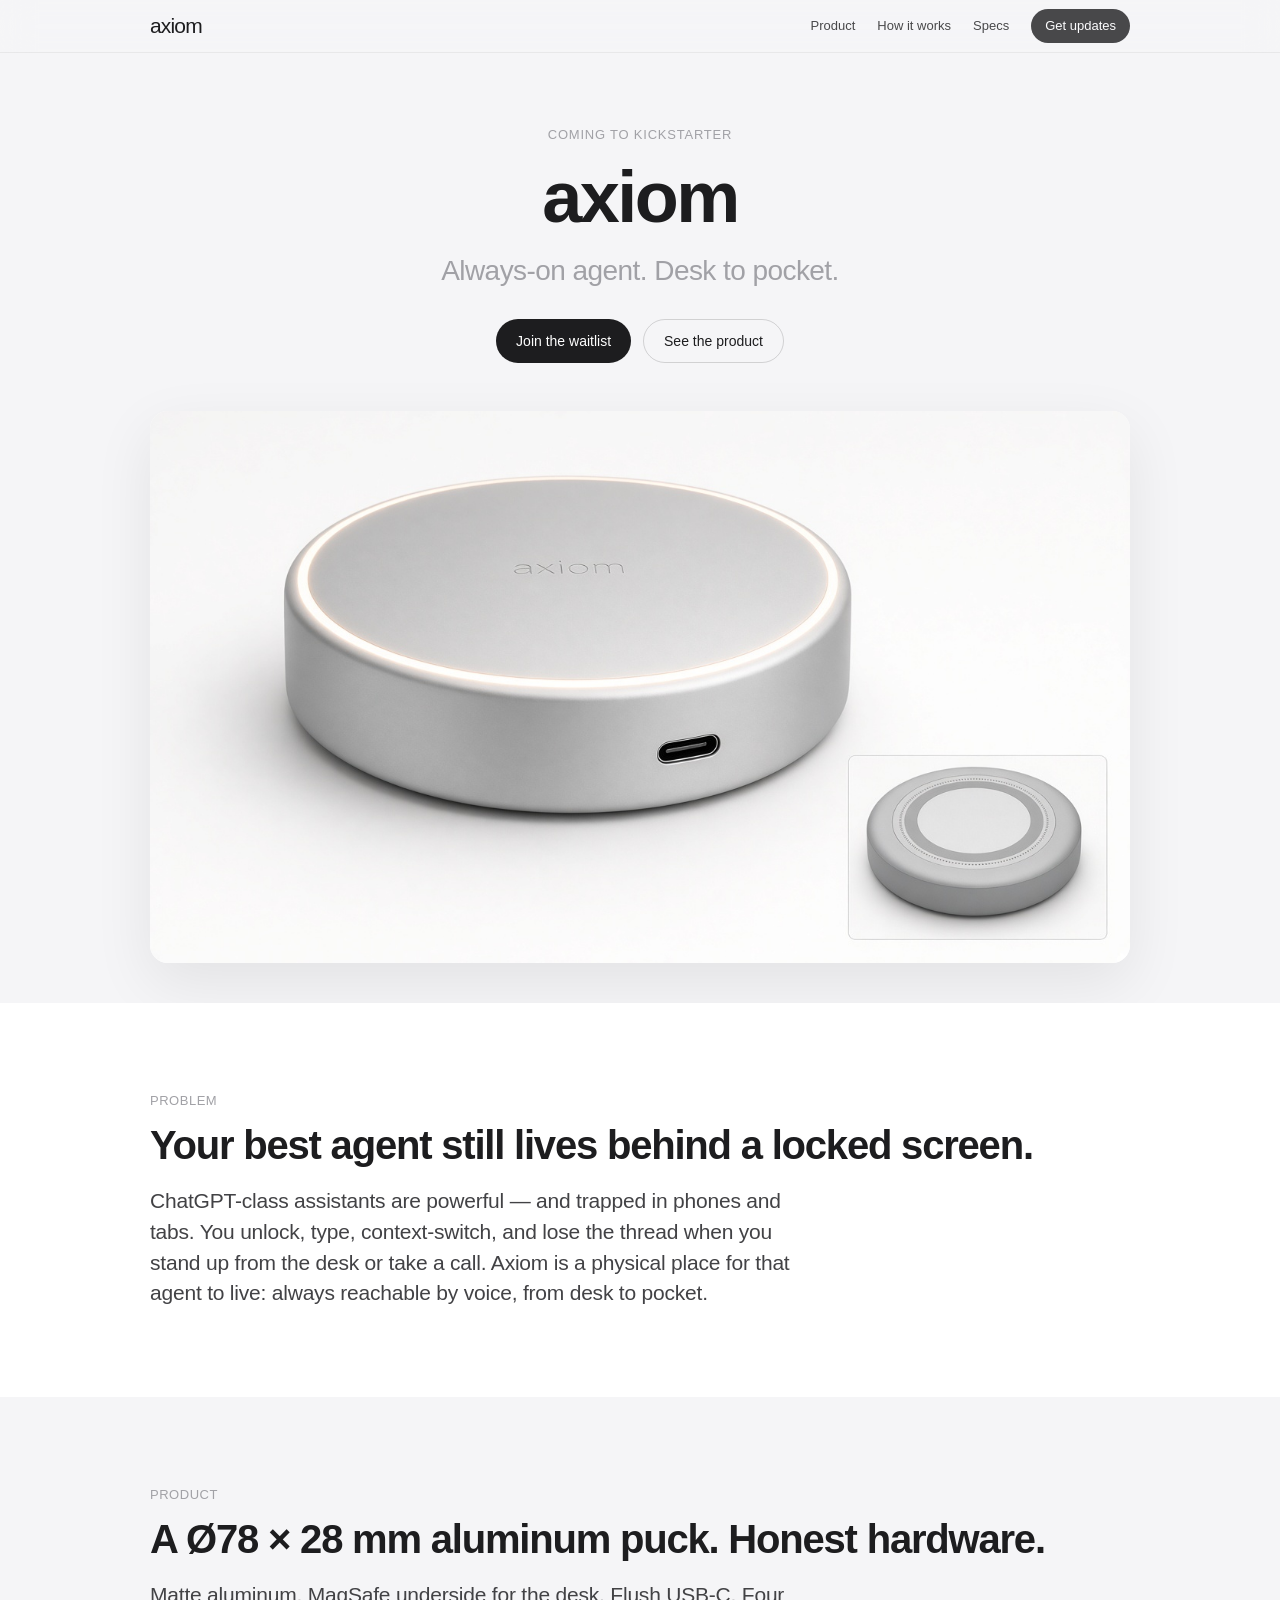
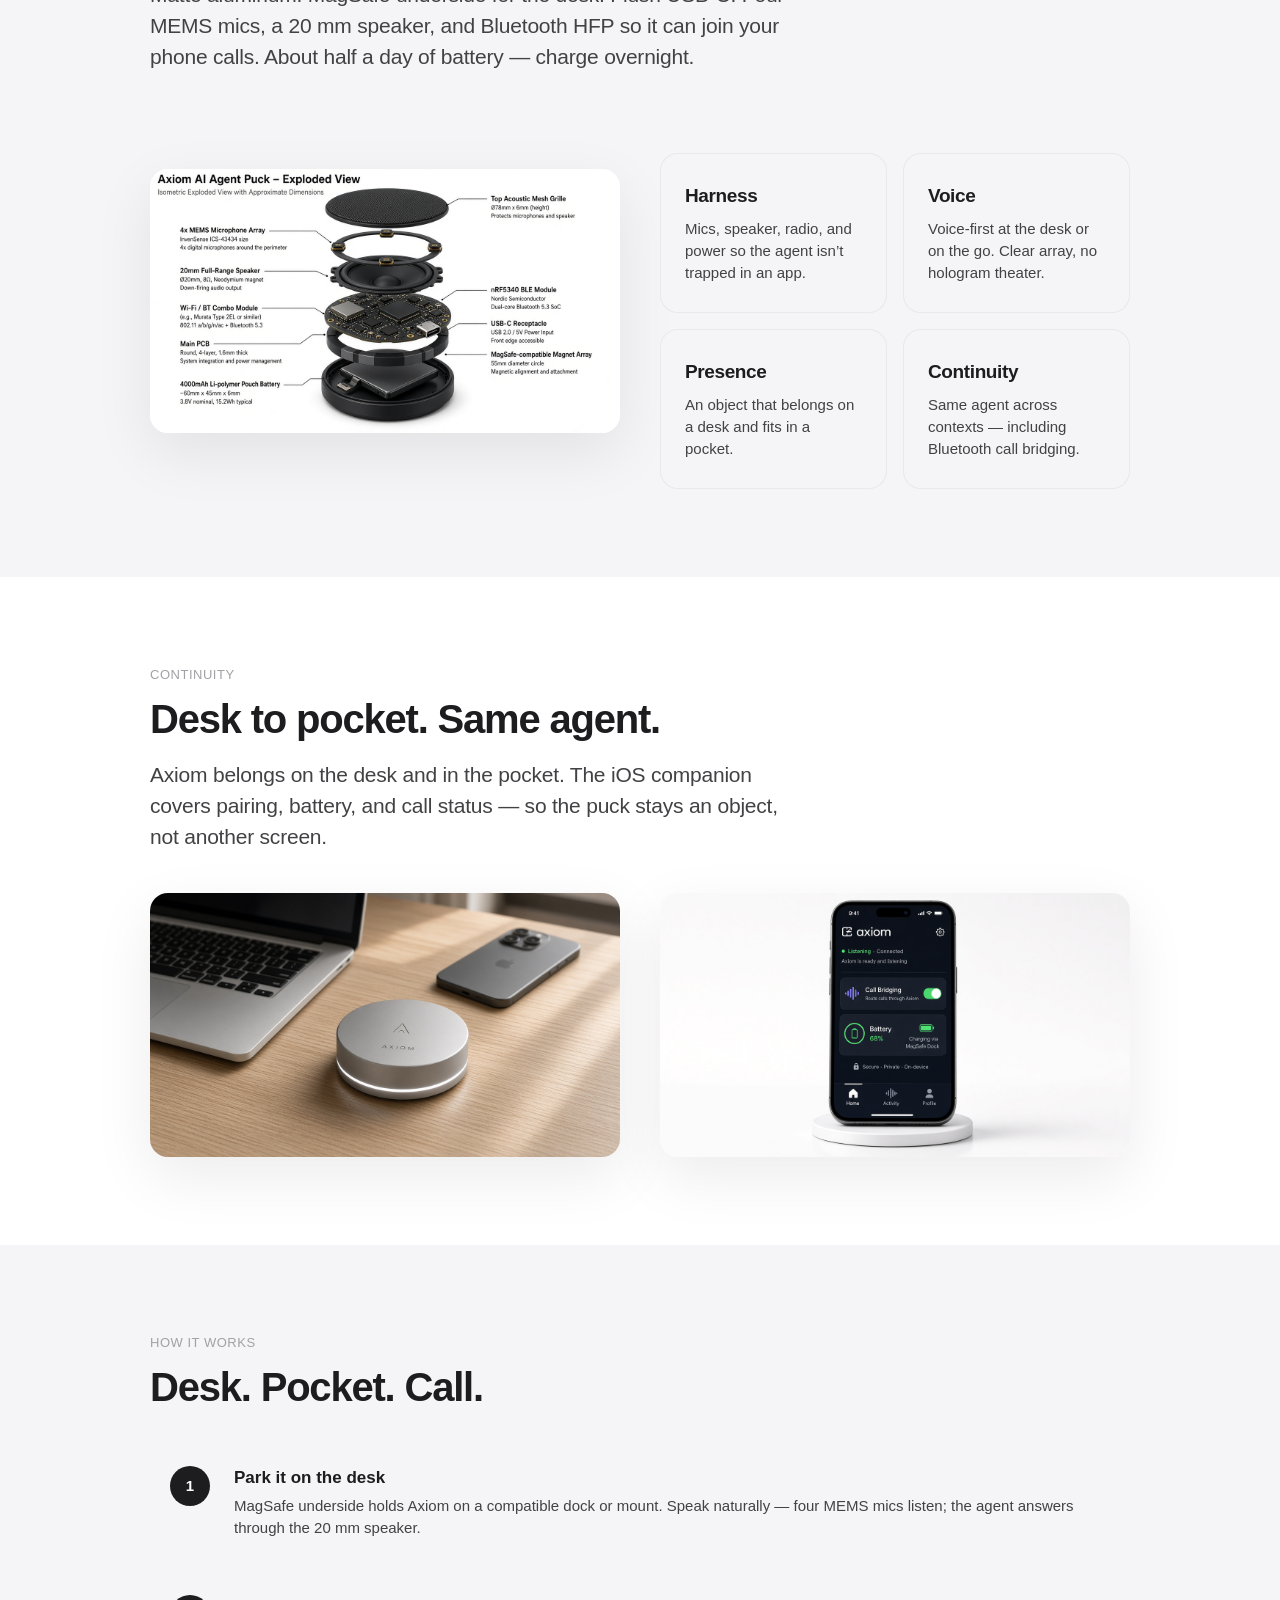
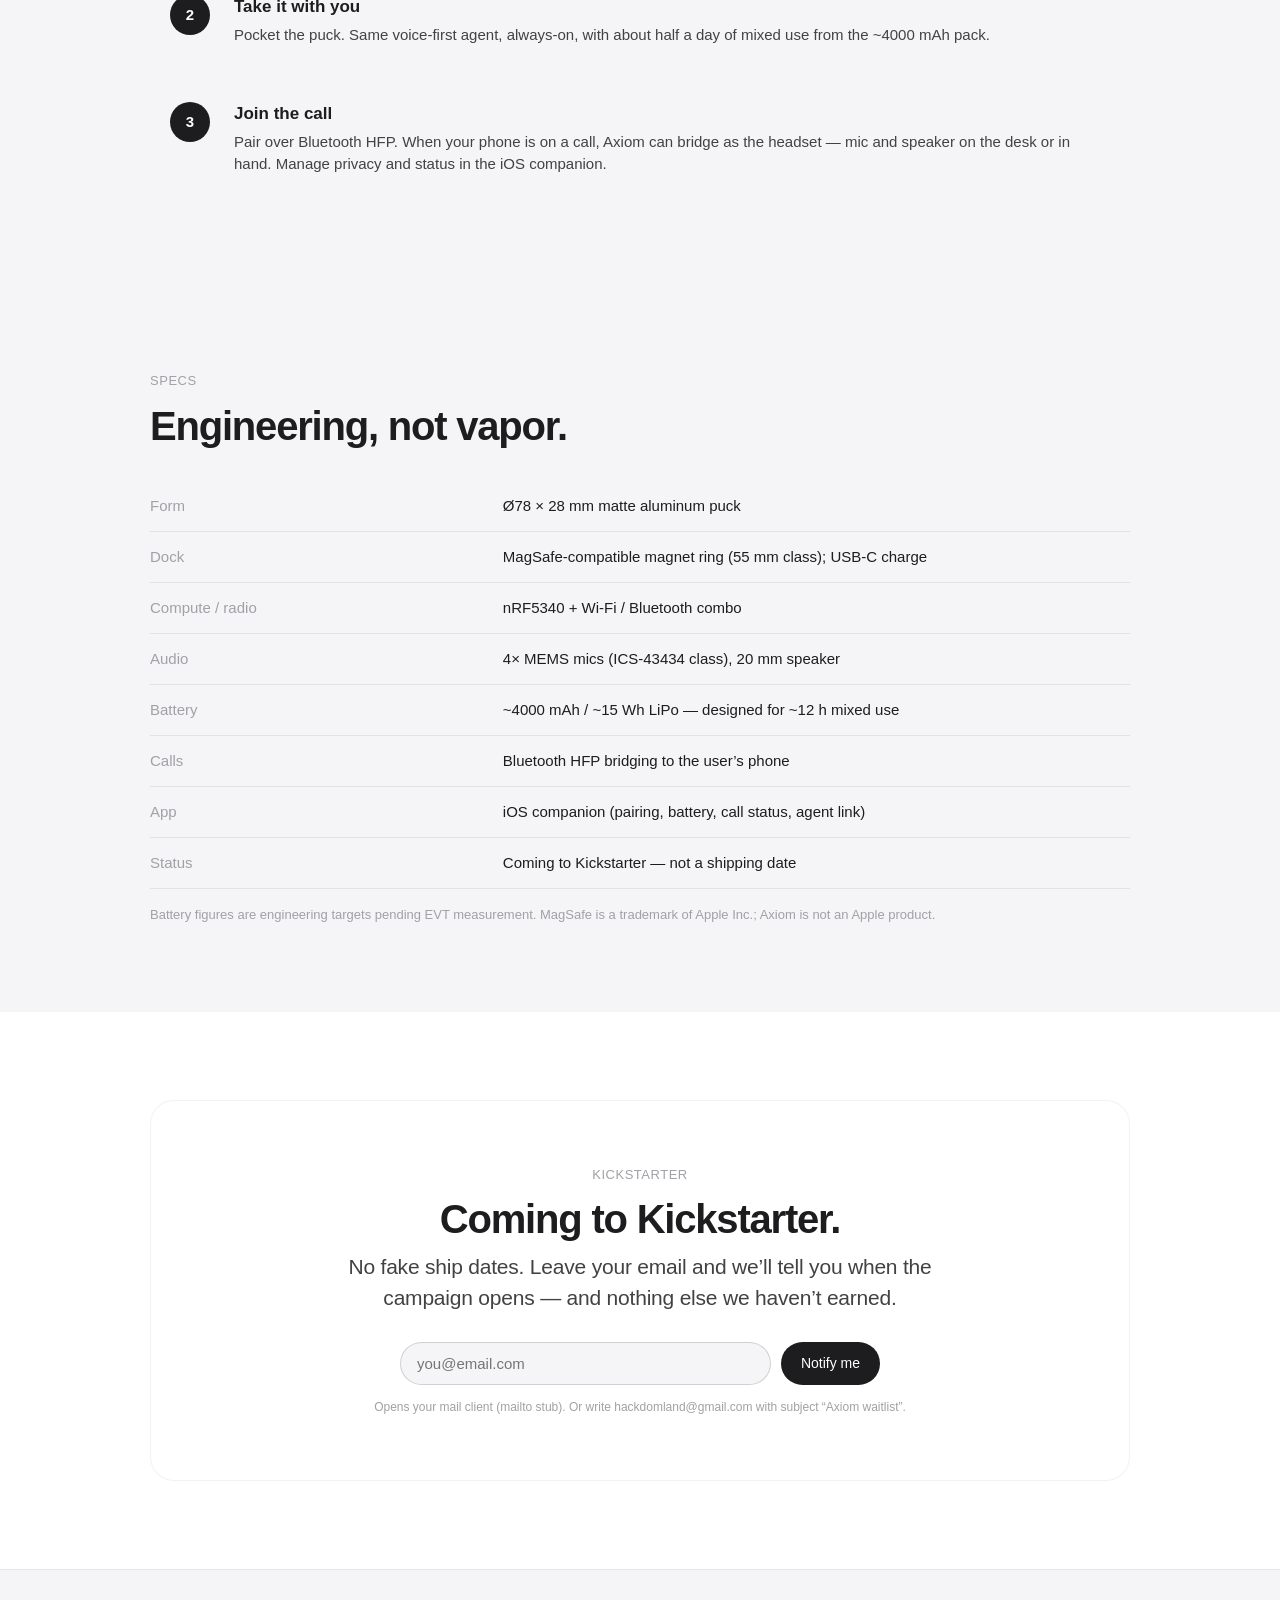
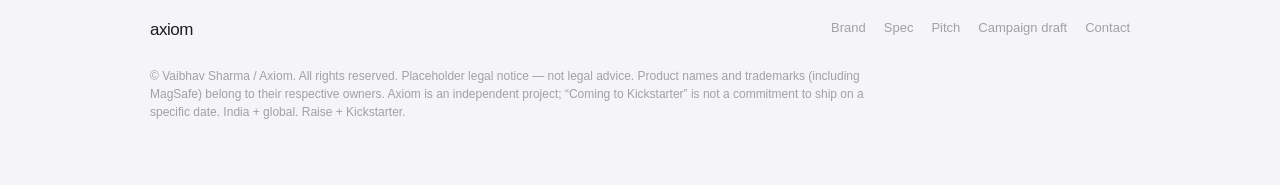
<file: docs/index.html>
<!DOCTYPE html>
<html lang="en">
<head>
  <meta charset="utf-8" />
  <meta name="viewport" content="width=device-width, initial-scale=1" />
  <title>axiom — Always-on agent. Desk to pocket.</title>
  <meta name="description" content="Axiom is a matte aluminum always-on agent puck — voice-first, MagSafe underside, Bluetooth call bridging, iOS companion. Coming to Kickstarter." />
  <meta name="theme-color" content="#F5F5F7" />
  <link rel="stylesheet" href="styles.css" />
  <link rel="icon" href="logo.svg" type="image/svg+xml" />
</head>
<body>
  <header class="nav">
    <div class="nav-inner">
      <a class="logo" href="#">axiom</a>
      <nav class="nav-links" aria-label="Primary">
        <a href="#product">Product</a>
        <a href="#how">How it works</a>
        <a href="#specs">Specs</a>
        <a class="btn btn-sm" href="#waitlist">Get updates</a>
      </nav>
    </div>
  </header>

  <main>
    <section class="hero">
      <div class="wrap">
        <p class="eyebrow">Coming to Kickstarter</p>
        <h1>axiom</h1>
        <p class="tagline">Always-on agent. Desk to pocket.</p>
        <div class="hero-cta">
          <a class="btn" href="#waitlist">Join the waitlist</a>
          <a class="btn btn-ghost" href="#product">See the product</a>
        </div>
        <figure class="hero-img">
          <img src="axiom-hero.png" width="1200" height="800" alt="Axiom matte aluminum agent puck on a near-white surface" />
        </figure>
      </div>
    </section>

    <section id="problem" class="alt">
      <div class="wrap">
        <p class="section-label">Problem</p>
        <h2>Your best agent still lives behind a locked screen.</h2>
        <p class="lead">
          ChatGPT-class assistants are powerful — and trapped in phones and tabs.
          You unlock, type, context-switch, and lose the thread when you stand up from the desk
          or take a call. Axiom is a physical place for that agent to live: always reachable by voice,
          from desk to pocket.
        </p>
      </div>
    </section>

    <section id="product">
      <div class="wrap">
        <p class="section-label">Product</p>
        <h2>A Ø78&nbsp;×&nbsp;28&nbsp;mm aluminum puck. Honest hardware.</h2>
        <p class="lead">
          Matte aluminum. MagSafe underside for the desk. Flush USB-C. Four MEMS mics,
          a 20&nbsp;mm speaker, and Bluetooth HFP so it can join your phone calls.
          About half a day of battery — charge overnight.
        </p>
        <div class="grid-2">
          <figure class="hero-img">
            <img src="axiom-exploded.png" width="1200" height="800" alt="Exploded view of Axiom showing housing, board, mics, speaker, and battery" />
          </figure>
          <div class="pillars grid-3" style="grid-template-columns: 1fr 1fr; gap: 16px;">
            <div class="card">
              <h3>Harness</h3>
              <p>Mics, speaker, radio, and power so the agent isn’t trapped in an app.</p>
            </div>
            <div class="card">
              <h3>Voice</h3>
              <p>Voice-first at the desk or on the go. Clear array, no hologram theater.</p>
            </div>
            <div class="card">
              <h3>Presence</h3>
              <p>An object that belongs on a desk and fits in a pocket.</p>
            </div>
            <div class="card">
              <h3>Continuity</h3>
              <p>Same agent across contexts — including Bluetooth call bridging.</p>
            </div>
          </div>
        </div>
      </div>
    </section>

    <section id="continuity" class="alt">
      <div class="wrap">
        <p class="section-label">Continuity</p>
        <h2>Desk to pocket. Same agent.</h2>
        <p class="lead">
          Axiom belongs on the desk and in the pocket. The iOS companion covers pairing,
          battery, and call status — so the puck stays an object, not another screen.
        </p>
        <div class="grid-2">
          <figure class="hero-img">
            <img src="axiom-lifestyle.png" width="1280" height="720" alt="Axiom matte aluminum puck in a lived-in desk setting" />
          </figure>
          <figure class="hero-img">
            <img src="axiom-ios.png" width="1280" height="720" alt="Axiom iOS companion on iPhone showing pairing and status" />
          </figure>
        </div>
      </div>
    </section>

    <section id="how">
      <div class="wrap">
        <p class="section-label">How it works</p>
        <h2>Desk. Pocket. Call.</h2>
        <div class="steps">
          <div class="step">
            <div class="step-num">1</div>
            <div>
              <h3>Park it on the desk</h3>
              <p>MagSafe underside holds Axiom on a compatible dock or mount. Speak naturally — four MEMS mics listen; the agent answers through the 20&nbsp;mm speaker.</p>
            </div>
          </div>
          <div class="step">
            <div class="step-num">2</div>
            <div>
              <h3>Take it with you</h3>
              <p>Pocket the puck. Same voice-first agent, always-on, with about half a day of mixed use from the ~4000&nbsp;mAh pack.</p>
            </div>
          </div>
          <div class="step">
            <div class="step-num">3</div>
            <div>
              <h3>Join the call</h3>
              <p>Pair over Bluetooth HFP. When your phone is on a call, Axiom can bridge as the headset — mic and speaker on the desk or in hand. Manage privacy and status in the iOS companion.</p>
            </div>
          </div>
        </div>
      </div>
    </section>

    <section id="specs">
      <div class="wrap">
        <p class="section-label">Specs</p>
        <h2>Engineering, not vapor.</h2>
        <table class="spec-table">
          <tbody>
            <tr><th>Form</th><td>Ø78 × 28 mm matte aluminum puck</td></tr>
            <tr><th>Dock</th><td>MagSafe-compatible magnet ring (55 mm class); USB-C charge</td></tr>
            <tr><th>Compute / radio</th><td>nRF5340 + Wi-Fi / Bluetooth combo</td></tr>
            <tr><th>Audio</th><td>4× MEMS mics (ICS-43434 class), 20 mm speaker</td></tr>
            <tr><th>Battery</th><td>~4000 mAh / ~15 Wh LiPo — designed for ~12 h mixed use</td></tr>
            <tr><th>Calls</th><td>Bluetooth HFP bridging to the user’s phone</td></tr>
            <tr><th>App</th><td>iOS companion (pairing, battery, call status, agent link)</td></tr>
            <tr><th>Status</th><td>Coming to Kickstarter — not a shipping date</td></tr>
          </tbody>
        </table>
        <p class="spec-note">Battery figures are engineering targets pending EVT measurement. MagSafe is a trademark of Apple Inc.; Axiom is not an Apple product.</p>
      </div>
    </section>

    <section id="waitlist" class="alt">
      <div class="wrap">
        <div class="cta-block">
          <p class="section-label">Kickstarter</p>
          <h2>Coming to Kickstarter.</h2>
          <p class="lead">No fake ship dates. Leave your email and we’ll tell you when the campaign opens — and nothing else we haven’t earned.</p>
          <form class="waitlist" action="mailto:hackdomland@gmail.com?subject=Axiom%20waitlist" method="post" enctype="text/plain">
            <input type="email" name="email" required placeholder="you@email.com" aria-label="Email for waitlist" />
            <button class="btn" type="submit">Notify me</button>
          </form>
          <p class="fineprint">Opens your mail client (mailto stub). Or write hackdomland@gmail.com with subject “Axiom waitlist”.</p>
        </div>
      </div>
    </section>
  </main>

  <footer>
    <div class="wrap">
      <div class="footer-grid">
        <div class="footer-brand">axiom</div>
        <div class="footer-links">
          <a href="../brand/BRAND.md">Brand</a>
          <a href="../brand/PRODUCT_SPEC.md">Spec</a>
          <a href="../deck/PITCH.md">Pitch</a>
          <a href="../kickstarter/CAMPAIGN.md">Campaign draft</a>
          <a href="mailto:hackdomland@gmail.com">Contact</a>
        </div>
      </div>
      <p class="footer-legal">
        © Vaibhav Sharma / Axiom. All rights reserved. Placeholder legal notice — not legal advice.
        Product names and trademarks (including MagSafe) belong to their respective owners.
        Axiom is an independent project; “Coming to Kickstarter” is not a commitment to ship on a specific date.
        India + global. Raise + Kickstarter.
      </p>
    </div>
  </footer>
</body>
</html>
</file>
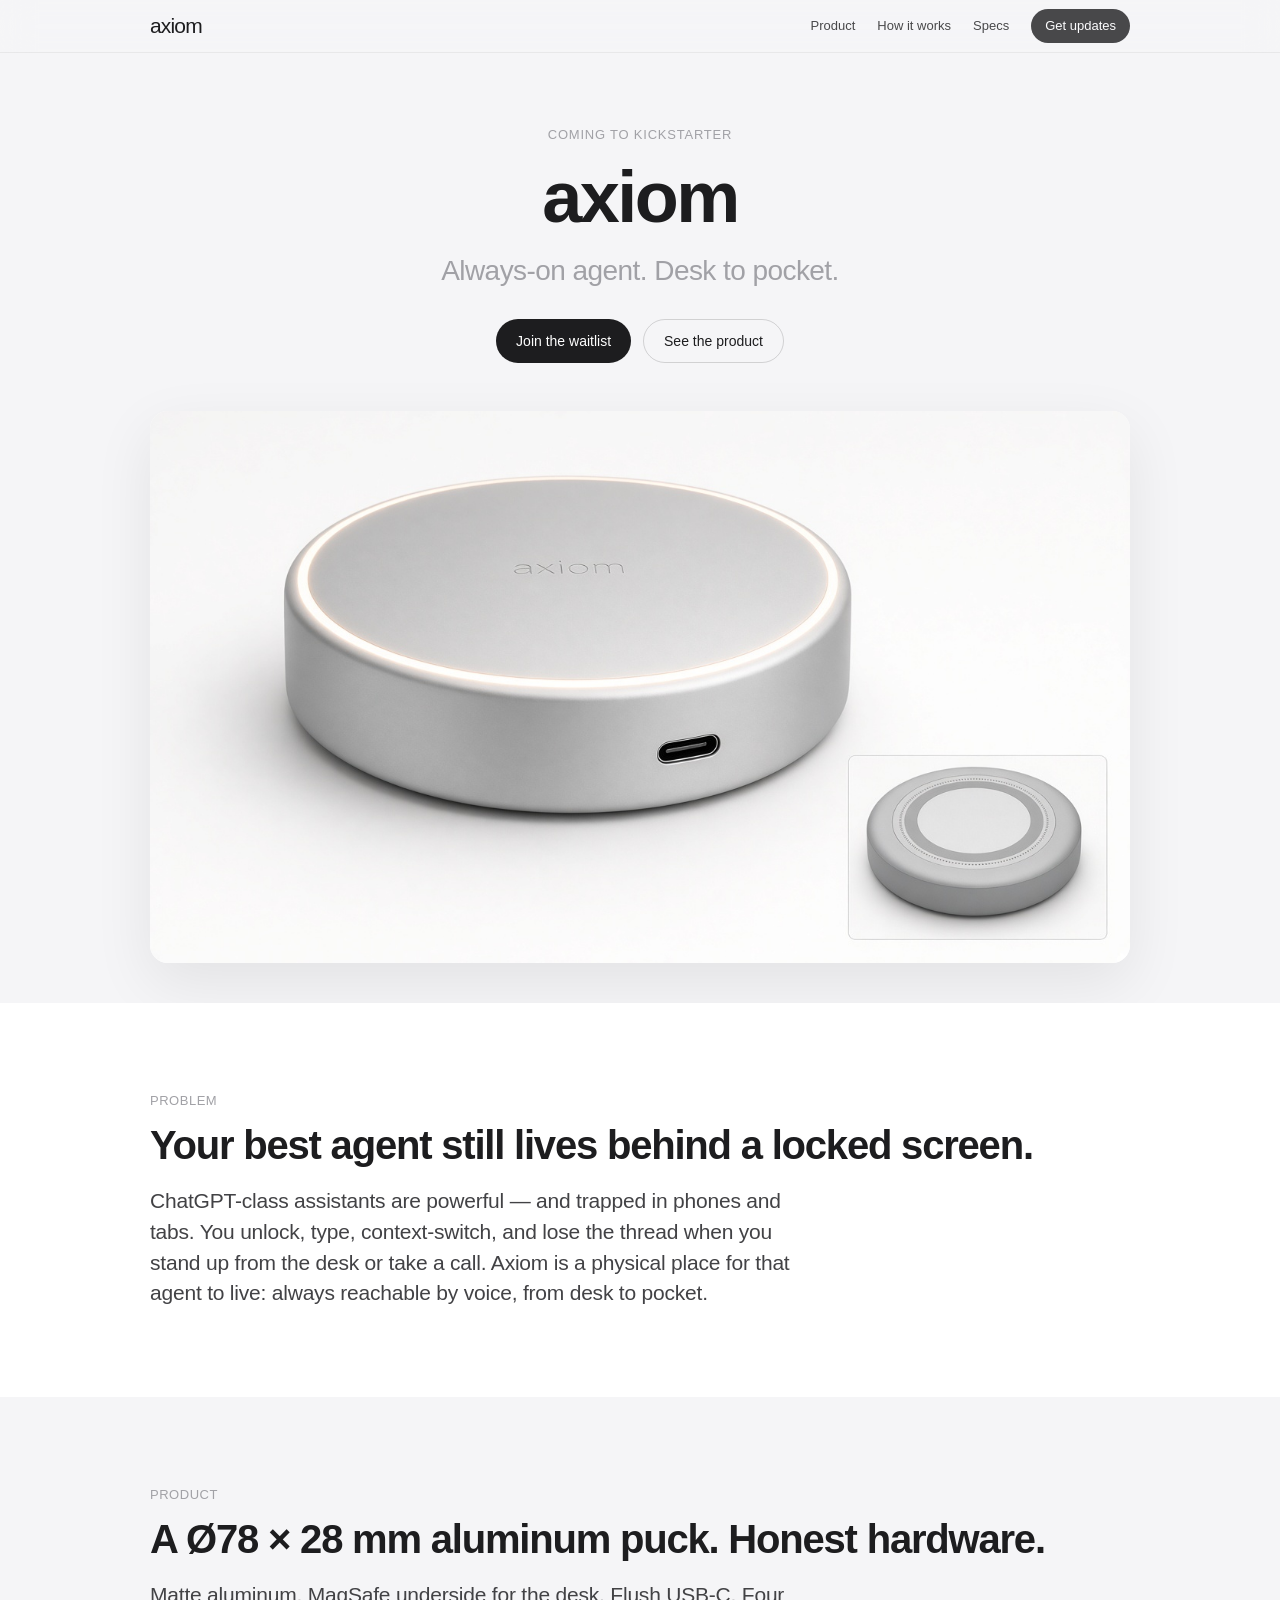
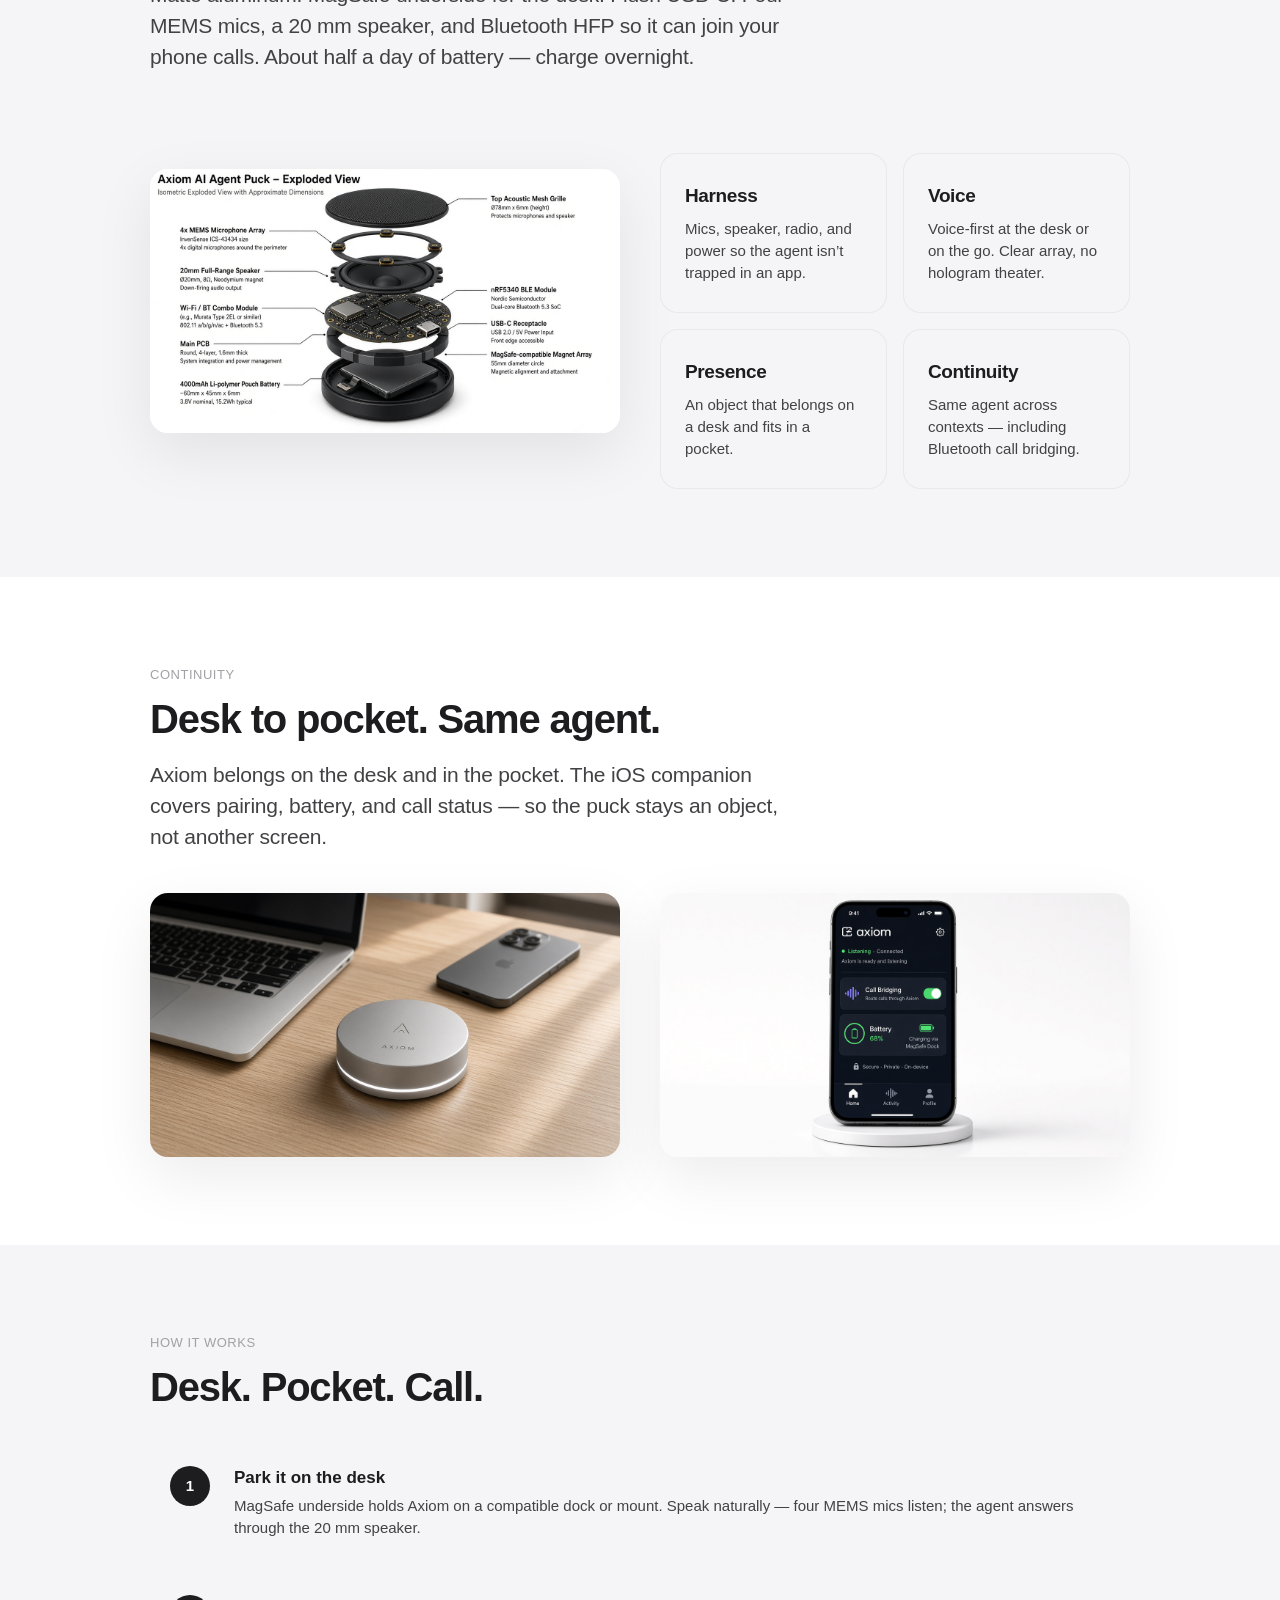
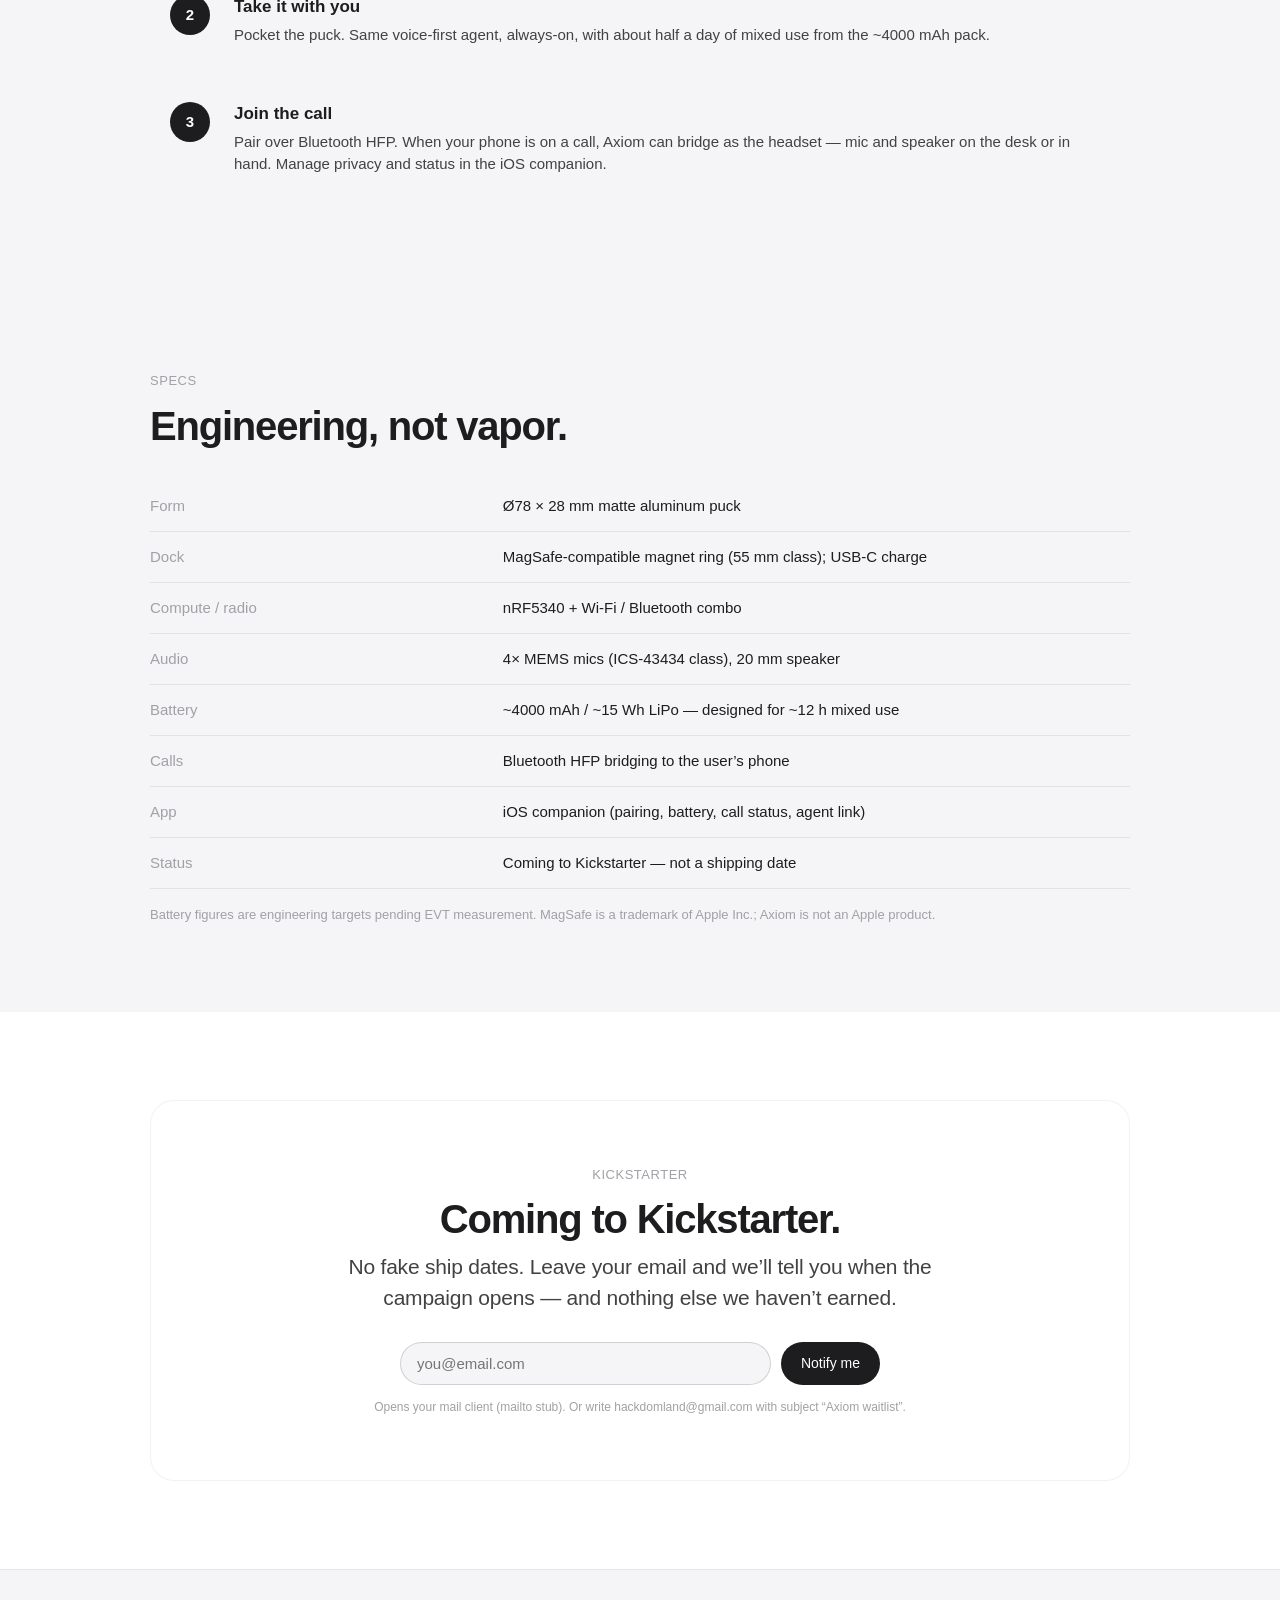
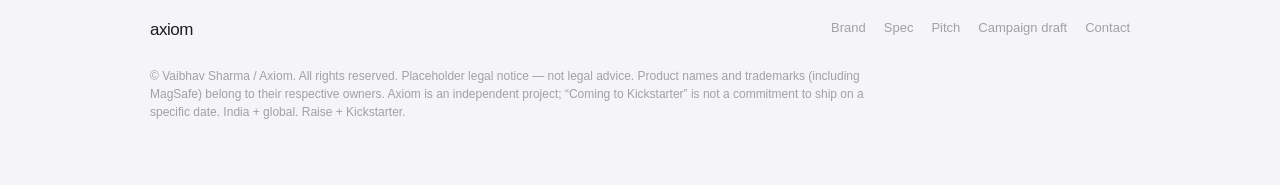
<file: site/index.html>
<!DOCTYPE html>
<html lang="en">
<head>
  <meta charset="utf-8" />
  <meta name="viewport" content="width=device-width, initial-scale=1" />
  <title>axiom — Always-on agent. Desk to pocket.</title>
  <meta name="description" content="Axiom is a matte aluminum always-on agent puck — voice-first, MagSafe underside, Bluetooth call bridging, iOS companion. Coming to Kickstarter." />
  <meta name="theme-color" content="#F5F5F7" />
  <link rel="stylesheet" href="styles.css" />
  <link rel="icon" href="../brand/logo.svg" type="image/svg+xml" />
</head>
<body>
  <header class="nav">
    <div class="nav-inner">
      <a class="logo" href="#">axiom</a>
      <nav class="nav-links" aria-label="Primary">
        <a href="#product">Product</a>
        <a href="#how">How it works</a>
        <a href="#specs">Specs</a>
        <a class="btn btn-sm" href="#waitlist">Get updates</a>
      </nav>
    </div>
  </header>

  <main>
    <section class="hero">
      <div class="wrap">
        <p class="eyebrow">Coming to Kickstarter</p>
        <h1>axiom</h1>
        <p class="tagline">Always-on agent. Desk to pocket.</p>
        <div class="hero-cta">
          <a class="btn" href="#waitlist">Join the waitlist</a>
          <a class="btn btn-ghost" href="#product">See the product</a>
        </div>
        <figure class="hero-img">
          <img src="axiom-hero.png" width="1200" height="800" alt="Axiom matte aluminum agent puck on a near-white surface" />
        </figure>
      </div>
    </section>

    <section id="problem" class="alt">
      <div class="wrap">
        <p class="section-label">Problem</p>
        <h2>Your best agent still lives behind a locked screen.</h2>
        <p class="lead">
          ChatGPT-class assistants are powerful — and trapped in phones and tabs.
          You unlock, type, context-switch, and lose the thread when you stand up from the desk
          or take a call. Axiom is a physical place for that agent to live: always reachable by voice,
          from desk to pocket.
        </p>
      </div>
    </section>

    <section id="product">
      <div class="wrap">
        <p class="section-label">Product</p>
        <h2>A Ø78&nbsp;×&nbsp;28&nbsp;mm aluminum puck. Honest hardware.</h2>
        <p class="lead">
          Matte aluminum. MagSafe underside for the desk. Flush USB-C. Four MEMS mics,
          a 20&nbsp;mm speaker, and Bluetooth HFP so it can join your phone calls.
          About half a day of battery — charge overnight.
        </p>
        <div class="grid-2">
          <figure class="hero-img">
            <img src="axiom-exploded.png" width="1200" height="800" alt="Exploded view of Axiom showing housing, board, mics, speaker, and battery" />
          </figure>
          <div class="pillars grid-3" style="grid-template-columns: 1fr 1fr; gap: 16px;">
            <div class="card">
              <h3>Harness</h3>
              <p>Mics, speaker, radio, and power so the agent isn’t trapped in an app.</p>
            </div>
            <div class="card">
              <h3>Voice</h3>
              <p>Voice-first at the desk or on the go. Clear array, no hologram theater.</p>
            </div>
            <div class="card">
              <h3>Presence</h3>
              <p>An object that belongs on a desk and fits in a pocket.</p>
            </div>
            <div class="card">
              <h3>Continuity</h3>
              <p>Same agent across contexts — including Bluetooth call bridging.</p>
            </div>
          </div>
        </div>
      </div>
    </section>

    <section id="continuity" class="alt">
      <div class="wrap">
        <p class="section-label">Continuity</p>
        <h2>Desk to pocket. Same agent.</h2>
        <p class="lead">
          Axiom belongs on the desk and in the pocket. The iOS companion covers pairing,
          battery, and call status — so the puck stays an object, not another screen.
        </p>
        <div class="grid-2">
          <figure class="hero-img">
            <img src="axiom-lifestyle.png" width="1280" height="720" alt="Axiom matte aluminum puck in a lived-in desk setting" />
          </figure>
          <figure class="hero-img">
            <img src="axiom-ios.png" width="1280" height="720" alt="Axiom iOS companion on iPhone showing pairing and status" />
          </figure>
        </div>
      </div>
    </section>

    <section id="how">
      <div class="wrap">
        <p class="section-label">How it works</p>
        <h2>Desk. Pocket. Call.</h2>
        <div class="steps">
          <div class="step">
            <div class="step-num">1</div>
            <div>
              <h3>Park it on the desk</h3>
              <p>MagSafe underside holds Axiom on a compatible dock or mount. Speak naturally — four MEMS mics listen; the agent answers through the 20&nbsp;mm speaker.</p>
            </div>
          </div>
          <div class="step">
            <div class="step-num">2</div>
            <div>
              <h3>Take it with you</h3>
              <p>Pocket the puck. Same voice-first agent, always-on, with about half a day of mixed use from the ~4000&nbsp;mAh pack.</p>
            </div>
          </div>
          <div class="step">
            <div class="step-num">3</div>
            <div>
              <h3>Join the call</h3>
              <p>Pair over Bluetooth HFP. When your phone is on a call, Axiom can bridge as the headset — mic and speaker on the desk or in hand. Manage privacy and status in the iOS companion.</p>
            </div>
          </div>
        </div>
      </div>
    </section>

    <section id="specs">
      <div class="wrap">
        <p class="section-label">Specs</p>
        <h2>Engineering, not vapor.</h2>
        <table class="spec-table">
          <tbody>
            <tr><th>Form</th><td>Ø78 × 28 mm matte aluminum puck</td></tr>
            <tr><th>Dock</th><td>MagSafe-compatible magnet ring (55 mm class); USB-C charge</td></tr>
            <tr><th>Compute / radio</th><td>nRF5340 + Wi-Fi / Bluetooth combo</td></tr>
            <tr><th>Audio</th><td>4× MEMS mics (ICS-43434 class), 20 mm speaker</td></tr>
            <tr><th>Battery</th><td>~4000 mAh / ~15 Wh LiPo — designed for ~12 h mixed use</td></tr>
            <tr><th>Calls</th><td>Bluetooth HFP bridging to the user’s phone</td></tr>
            <tr><th>App</th><td>iOS companion (pairing, battery, call status, agent link)</td></tr>
            <tr><th>Status</th><td>Coming to Kickstarter — not a shipping date</td></tr>
          </tbody>
        </table>
        <p class="spec-note">Battery figures are engineering targets pending EVT measurement. MagSafe is a trademark of Apple Inc.; Axiom is not an Apple product.</p>
      </div>
    </section>

    <section id="waitlist" class="alt">
      <div class="wrap">
        <div class="cta-block">
          <p class="section-label">Kickstarter</p>
          <h2>Coming to Kickstarter.</h2>
          <p class="lead">No fake ship dates. Leave your email and we’ll tell you when the campaign opens — and nothing else we haven’t earned.</p>
          <form class="waitlist" action="mailto:hackdomland@gmail.com?subject=Axiom%20waitlist" method="post" enctype="text/plain">
            <input type="email" name="email" required placeholder="you@email.com" aria-label="Email for waitlist" />
            <button class="btn" type="submit">Notify me</button>
          </form>
          <p class="fineprint">Opens your mail client (mailto stub). Or write hackdomland@gmail.com with subject “Axiom waitlist”.</p>
        </div>
      </div>
    </section>
  </main>

  <footer>
    <div class="wrap">
      <div class="footer-grid">
        <div class="footer-brand">axiom</div>
        <div class="footer-links">
          <a href="../brand/BRAND.md">Brand</a>
          <a href="../brand/PRODUCT_SPEC.md">Spec</a>
          <a href="../deck/PITCH.md">Pitch</a>
          <a href="../kickstarter/CAMPAIGN.md">Campaign draft</a>
          <a href="mailto:hackdomland@gmail.com">Contact</a>
        </div>
      </div>
      <p class="footer-legal">
        © Vaibhav Sharma / Axiom. All rights reserved. Placeholder legal notice — not legal advice.
        Product names and trademarks (including MagSafe) belong to their respective owners.
        Axiom is an independent project; “Coming to Kickstarter” is not a commitment to ship on a specific date.
        India + global. Raise + Kickstarter.
      </p>
    </div>
  </footer>
</body>
</html>
</file>
<file: docs/styles.css>
/* Axiom — Apple-grade landing, self-contained */
:root {
  --bg: #F5F5F7;
  --text: #1D1D1F;
  --accent: #A1A1A6;
  --card: #FFFFFF;
  --radius: 18px;
  --max: 980px;
  --font: -apple-system, BlinkMacSystemFont, "SF Pro Display", "SF Pro Text",
    "Helvetica Neue", Helvetica, Arial, sans-serif;
}

*, *::before, *::after { box-sizing: border-box; margin: 0; padding: 0; }

html { scroll-behavior: smooth; }

body {
  font-family: var(--font);
  background: var(--bg);
  color: var(--text);
  line-height: 1.47;
  font-size: 17px;
  -webkit-font-smoothing: antialiased;
  text-rendering: optimizeLegibility;
}

img { max-width: 100%; height: auto; display: block; }

a { color: var(--text); text-decoration: underline; text-underline-offset: 3px; }
a:hover { opacity: 0.7; }

.wrap {
  width: min(100% - 40px, var(--max));
  margin-inline: auto;
}

/* Nav */
.nav {
  position: sticky;
  top: 0;
  z-index: 50;
  backdrop-filter: saturate(180%) blur(16px);
  -webkit-backdrop-filter: saturate(180%) blur(16px);
  background: rgba(245, 245, 247, 0.72);
  border-bottom: 1px solid rgba(0,0,0,0.06);
}
.nav-inner {
  display: flex;
  align-items: center;
  justify-content: space-between;
  height: 52px;
  width: min(100% - 40px, var(--max));
  margin-inline: auto;
}
.logo {
  font-weight: 500;
  font-size: 21px;
  letter-spacing: -0.04em;
  text-decoration: none;
}
.nav-links { display: flex; gap: 22px; align-items: center; }
.nav-links a {
  text-decoration: none;
  font-size: 13px;
  color: var(--text);
  opacity: 0.8;
}
.nav-links a:hover { opacity: 1; }
.btn {
  display: inline-flex;
  align-items: center;
  justify-content: center;
  padding: 11px 20px;
  border-radius: 980px;
  background: var(--text);
  color: #fff !important;
  text-decoration: none !important;
  font-size: 14px;
  font-weight: 500;
  border: none;
  cursor: pointer;
  transition: opacity 0.15s ease;
}
.btn:hover { opacity: 0.85; }
.btn-ghost {
  background: transparent;
  color: var(--text) !important;
  border: 1px solid rgba(0,0,0,0.15);
}
.btn-sm { padding: 7px 14px; font-size: 13px; }

/* Hero */
.hero {
  padding: 72px 0 40px;
  text-align: center;
}
.eyebrow {
  font-size: 13px;
  letter-spacing: 0.06em;
  text-transform: uppercase;
  color: var(--accent);
  font-weight: 500;
  margin-bottom: 16px;
}
.hero h1 {
  font-size: clamp(40px, 8vw, 72px);
  font-weight: 600;
  letter-spacing: -0.035em;
  line-height: 1.05;
  margin-bottom: 14px;
}
.tagline {
  font-size: clamp(21px, 3.5vw, 28px);
  font-weight: 400;
  color: var(--accent);
  letter-spacing: -0.02em;
  margin-bottom: 28px;
}
.hero-cta { display: flex; gap: 12px; justify-content: center; flex-wrap: wrap; margin-bottom: 48px; }
.hero-img {
  border-radius: var(--radius);
  overflow: hidden;
  background: var(--card);
  box-shadow: 0 20px 60px rgba(0,0,0,0.08);
}
.hero-img img { width: 100%; }

/* Sections */
section { padding: 88px 0; }
section.alt { background: #fff; }
.section-label {
  font-size: 13px;
  color: var(--accent);
  font-weight: 500;
  letter-spacing: 0.04em;
  text-transform: uppercase;
  margin-bottom: 12px;
}
h2 {
  font-size: clamp(28px, 5vw, 40px);
  font-weight: 600;
  letter-spacing: -0.03em;
  line-height: 1.15;
  margin-bottom: 18px;
}
.lead {
  font-size: 21px;
  color: #424245;
  max-width: 640px;
  letter-spacing: -0.01em;
}
.grid-2 {
  display: grid;
  grid-template-columns: 1fr 1fr;
  gap: 40px;
  align-items: center;
  margin-top: 40px;
}
.grid-3 {
  display: grid;
  grid-template-columns: repeat(3, 1fr);
  gap: 20px;
  margin-top: 40px;
}
.card {
  background: var(--card);
  border-radius: var(--radius);
  padding: 28px 24px;
  border: 1px solid rgba(0,0,0,0.05);
}
.card h3 {
  font-size: 19px;
  font-weight: 600;
  letter-spacing: -0.02em;
  margin-bottom: 8px;
}
.card p { font-size: 15px; color: #424245; }
.pillars .card { background: var(--bg); }

/* How */
.steps { margin-top: 36px; display: grid; gap: 16px; }
.step {
  display: grid;
  grid-template-columns: 48px 1fr;
  gap: 16px;
  align-items: start;
  padding: 20px;
  background: var(--bg);
  border-radius: 14px;
}
.step-num {
  width: 40px; height: 40px;
  border-radius: 50%;
  background: var(--text);
  color: #fff;
  display: flex; align-items: center; justify-content: center;
  font-size: 15px; font-weight: 600;
}
.step h3 { font-size: 17px; font-weight: 600; margin-bottom: 4px; }
.step p { font-size: 15px; color: #424245; }

/* Specs */
.spec-table {
  width: 100%;
  border-collapse: collapse;
  margin-top: 32px;
  font-size: 15px;
}
.spec-table th, .spec-table td {
  text-align: left;
  padding: 14px 0;
  border-bottom: 1px solid rgba(0,0,0,0.08);
  vertical-align: top;
}
.spec-table th {
  width: 36%;
  font-weight: 500;
  color: var(--accent);
}
.spec-note {
  margin-top: 16px;
  font-size: 13px;
  color: var(--accent);
}

/* CTA / Waitlist */
.cta-block {
  text-align: center;
  padding: 64px 32px;
  background: var(--card);
  border-radius: 24px;
  border: 1px solid rgba(0,0,0,0.05);
}
.cta-block h2 { margin-bottom: 10px; }
.cta-block .lead { margin: 0 auto 28px; }
.waitlist {
  display: flex;
  gap: 10px;
  justify-content: center;
  flex-wrap: wrap;
  max-width: 480px;
  margin: 0 auto;
}
.waitlist input[type="email"] {
  flex: 1 1 220px;
  padding: 12px 16px;
  border-radius: 980px;
  border: 1px solid rgba(0,0,0,0.15);
  font-size: 15px;
  font-family: inherit;
  background: var(--bg);
  color: var(--text);
  outline: none;
}
.waitlist input:focus { border-color: var(--text); }
.fineprint {
  margin-top: 14px;
  font-size: 12px;
  color: var(--accent);
}

/* Footer */
footer {
  padding: 48px 0 64px;
  border-top: 1px solid rgba(0,0,0,0.06);
  font-size: 12px;
  color: var(--accent);
}
.footer-grid {
  display: flex;
  flex-wrap: wrap;
  gap: 24px;
  justify-content: space-between;
  margin-bottom: 24px;
}
.footer-brand { font-size: 17px; color: var(--text); font-weight: 500; letter-spacing: -0.03em; }
.footer-links { display: flex; gap: 18px; flex-wrap: wrap; }
.footer-links a { color: var(--accent); text-decoration: none; font-size: 13px; }
.footer-legal { max-width: 720px; line-height: 1.5; }

@media (max-width: 760px) {
  .nav-links a:not(.btn) { display: none; }
  .grid-2, .grid-3 { grid-template-columns: 1fr; }
  section { padding: 64px 0; }
  .hero { padding: 48px 0 24px; }
  .cta-block { padding: 40px 20px; }
}
</file>
<file: site/styles.css>
/* Axiom — Apple-grade landing, self-contained */
:root {
  --bg: #F5F5F7;
  --text: #1D1D1F;
  --accent: #A1A1A6;
  --card: #FFFFFF;
  --radius: 18px;
  --max: 980px;
  --font: -apple-system, BlinkMacSystemFont, "SF Pro Display", "SF Pro Text",
    "Helvetica Neue", Helvetica, Arial, sans-serif;
}

*, *::before, *::after { box-sizing: border-box; margin: 0; padding: 0; }

html { scroll-behavior: smooth; }

body {
  font-family: var(--font);
  background: var(--bg);
  color: var(--text);
  line-height: 1.47;
  font-size: 17px;
  -webkit-font-smoothing: antialiased;
  text-rendering: optimizeLegibility;
}

img { max-width: 100%; height: auto; display: block; }

a { color: var(--text); text-decoration: underline; text-underline-offset: 3px; }
a:hover { opacity: 0.7; }

.wrap {
  width: min(100% - 40px, var(--max));
  margin-inline: auto;
}

/* Nav */
.nav {
  position: sticky;
  top: 0;
  z-index: 50;
  backdrop-filter: saturate(180%) blur(16px);
  -webkit-backdrop-filter: saturate(180%) blur(16px);
  background: rgba(245, 245, 247, 0.72);
  border-bottom: 1px solid rgba(0,0,0,0.06);
}
.nav-inner {
  display: flex;
  align-items: center;
  justify-content: space-between;
  height: 52px;
  width: min(100% - 40px, var(--max));
  margin-inline: auto;
}
.logo {
  font-weight: 500;
  font-size: 21px;
  letter-spacing: -0.04em;
  text-decoration: none;
}
.nav-links { display: flex; gap: 22px; align-items: center; }
.nav-links a {
  text-decoration: none;
  font-size: 13px;
  color: var(--text);
  opacity: 0.8;
}
.nav-links a:hover { opacity: 1; }
.btn {
  display: inline-flex;
  align-items: center;
  justify-content: center;
  padding: 11px 20px;
  border-radius: 980px;
  background: var(--text);
  color: #fff !important;
  text-decoration: none !important;
  font-size: 14px;
  font-weight: 500;
  border: none;
  cursor: pointer;
  transition: opacity 0.15s ease;
}
.btn:hover { opacity: 0.85; }
.btn-ghost {
  background: transparent;
  color: var(--text) !important;
  border: 1px solid rgba(0,0,0,0.15);
}
.btn-sm { padding: 7px 14px; font-size: 13px; }

/* Hero */
.hero {
  padding: 72px 0 40px;
  text-align: center;
}
.eyebrow {
  font-size: 13px;
  letter-spacing: 0.06em;
  text-transform: uppercase;
  color: var(--accent);
  font-weight: 500;
  margin-bottom: 16px;
}
.hero h1 {
  font-size: clamp(40px, 8vw, 72px);
  font-weight: 600;
  letter-spacing: -0.035em;
  line-height: 1.05;
  margin-bottom: 14px;
}
.tagline {
  font-size: clamp(21px, 3.5vw, 28px);
  font-weight: 400;
  color: var(--accent);
  letter-spacing: -0.02em;
  margin-bottom: 28px;
}
.hero-cta { display: flex; gap: 12px; justify-content: center; flex-wrap: wrap; margin-bottom: 48px; }
.hero-img {
  border-radius: var(--radius);
  overflow: hidden;
  background: var(--card);
  box-shadow: 0 20px 60px rgba(0,0,0,0.08);
}
.hero-img img { width: 100%; }

/* Sections */
section { padding: 88px 0; }
section.alt { background: #fff; }
.section-label {
  font-size: 13px;
  color: var(--accent);
  font-weight: 500;
  letter-spacing: 0.04em;
  text-transform: uppercase;
  margin-bottom: 12px;
}
h2 {
  font-size: clamp(28px, 5vw, 40px);
  font-weight: 600;
  letter-spacing: -0.03em;
  line-height: 1.15;
  margin-bottom: 18px;
}
.lead {
  font-size: 21px;
  color: #424245;
  max-width: 640px;
  letter-spacing: -0.01em;
}
.grid-2 {
  display: grid;
  grid-template-columns: 1fr 1fr;
  gap: 40px;
  align-items: center;
  margin-top: 40px;
}
.grid-3 {
  display: grid;
  grid-template-columns: repeat(3, 1fr);
  gap: 20px;
  margin-top: 40px;
}
.card {
  background: var(--card);
  border-radius: var(--radius);
  padding: 28px 24px;
  border: 1px solid rgba(0,0,0,0.05);
}
.card h3 {
  font-size: 19px;
  font-weight: 600;
  letter-spacing: -0.02em;
  margin-bottom: 8px;
}
.card p { font-size: 15px; color: #424245; }
.pillars .card { background: var(--bg); }

/* How */
.steps { margin-top: 36px; display: grid; gap: 16px; }
.step {
  display: grid;
  grid-template-columns: 48px 1fr;
  gap: 16px;
  align-items: start;
  padding: 20px;
  background: var(--bg);
  border-radius: 14px;
}
.step-num {
  width: 40px; height: 40px;
  border-radius: 50%;
  background: var(--text);
  color: #fff;
  display: flex; align-items: center; justify-content: center;
  font-size: 15px; font-weight: 600;
}
.step h3 { font-size: 17px; font-weight: 600; margin-bottom: 4px; }
.step p { font-size: 15px; color: #424245; }

/* Specs */
.spec-table {
  width: 100%;
  border-collapse: collapse;
  margin-top: 32px;
  font-size: 15px;
}
.spec-table th, .spec-table td {
  text-align: left;
  padding: 14px 0;
  border-bottom: 1px solid rgba(0,0,0,0.08);
  vertical-align: top;
}
.spec-table th {
  width: 36%;
  font-weight: 500;
  color: var(--accent);
}
.spec-note {
  margin-top: 16px;
  font-size: 13px;
  color: var(--accent);
}

/* CTA / Waitlist */
.cta-block {
  text-align: center;
  padding: 64px 32px;
  background: var(--card);
  border-radius: 24px;
  border: 1px solid rgba(0,0,0,0.05);
}
.cta-block h2 { margin-bottom: 10px; }
.cta-block .lead { margin: 0 auto 28px; }
.waitlist {
  display: flex;
  gap: 10px;
  justify-content: center;
  flex-wrap: wrap;
  max-width: 480px;
  margin: 0 auto;
}
.waitlist input[type="email"] {
  flex: 1 1 220px;
  padding: 12px 16px;
  border-radius: 980px;
  border: 1px solid rgba(0,0,0,0.15);
  font-size: 15px;
  font-family: inherit;
  background: var(--bg);
  color: var(--text);
  outline: none;
}
.waitlist input:focus { border-color: var(--text); }
.fineprint {
  margin-top: 14px;
  font-size: 12px;
  color: var(--accent);
}

/* Footer */
footer {
  padding: 48px 0 64px;
  border-top: 1px solid rgba(0,0,0,0.06);
  font-size: 12px;
  color: var(--accent);
}
.footer-grid {
  display: flex;
  flex-wrap: wrap;
  gap: 24px;
  justify-content: space-between;
  margin-bottom: 24px;
}
.footer-brand { font-size: 17px; color: var(--text); font-weight: 500; letter-spacing: -0.03em; }
.footer-links { display: flex; gap: 18px; flex-wrap: wrap; }
.footer-links a { color: var(--accent); text-decoration: none; font-size: 13px; }
.footer-legal { max-width: 720px; line-height: 1.5; }

@media (max-width: 760px) {
  .nav-links a:not(.btn) { display: none; }
  .grid-2, .grid-3 { grid-template-columns: 1fr; }
  section { padding: 64px 0; }
  .hero { padding: 48px 0 24px; }
  .cta-block { padding: 40px 20px; }
}
</file>
